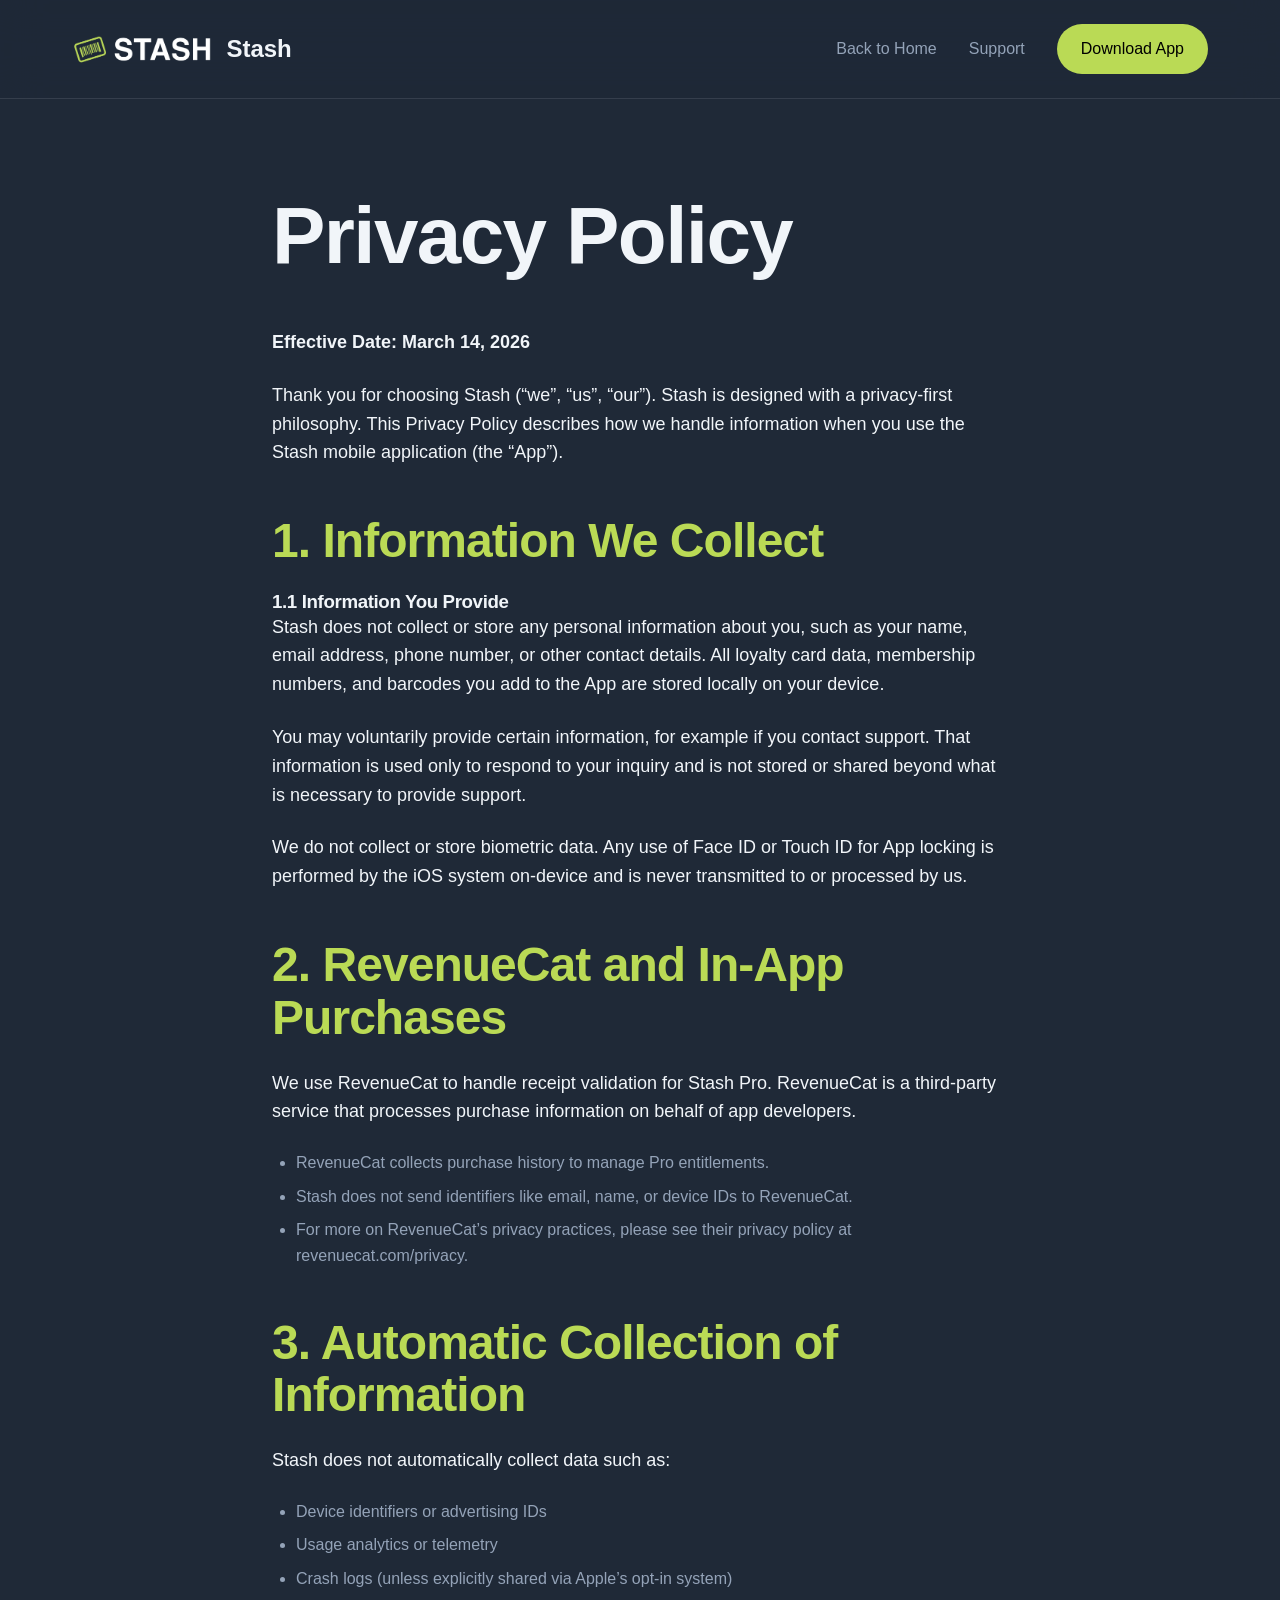
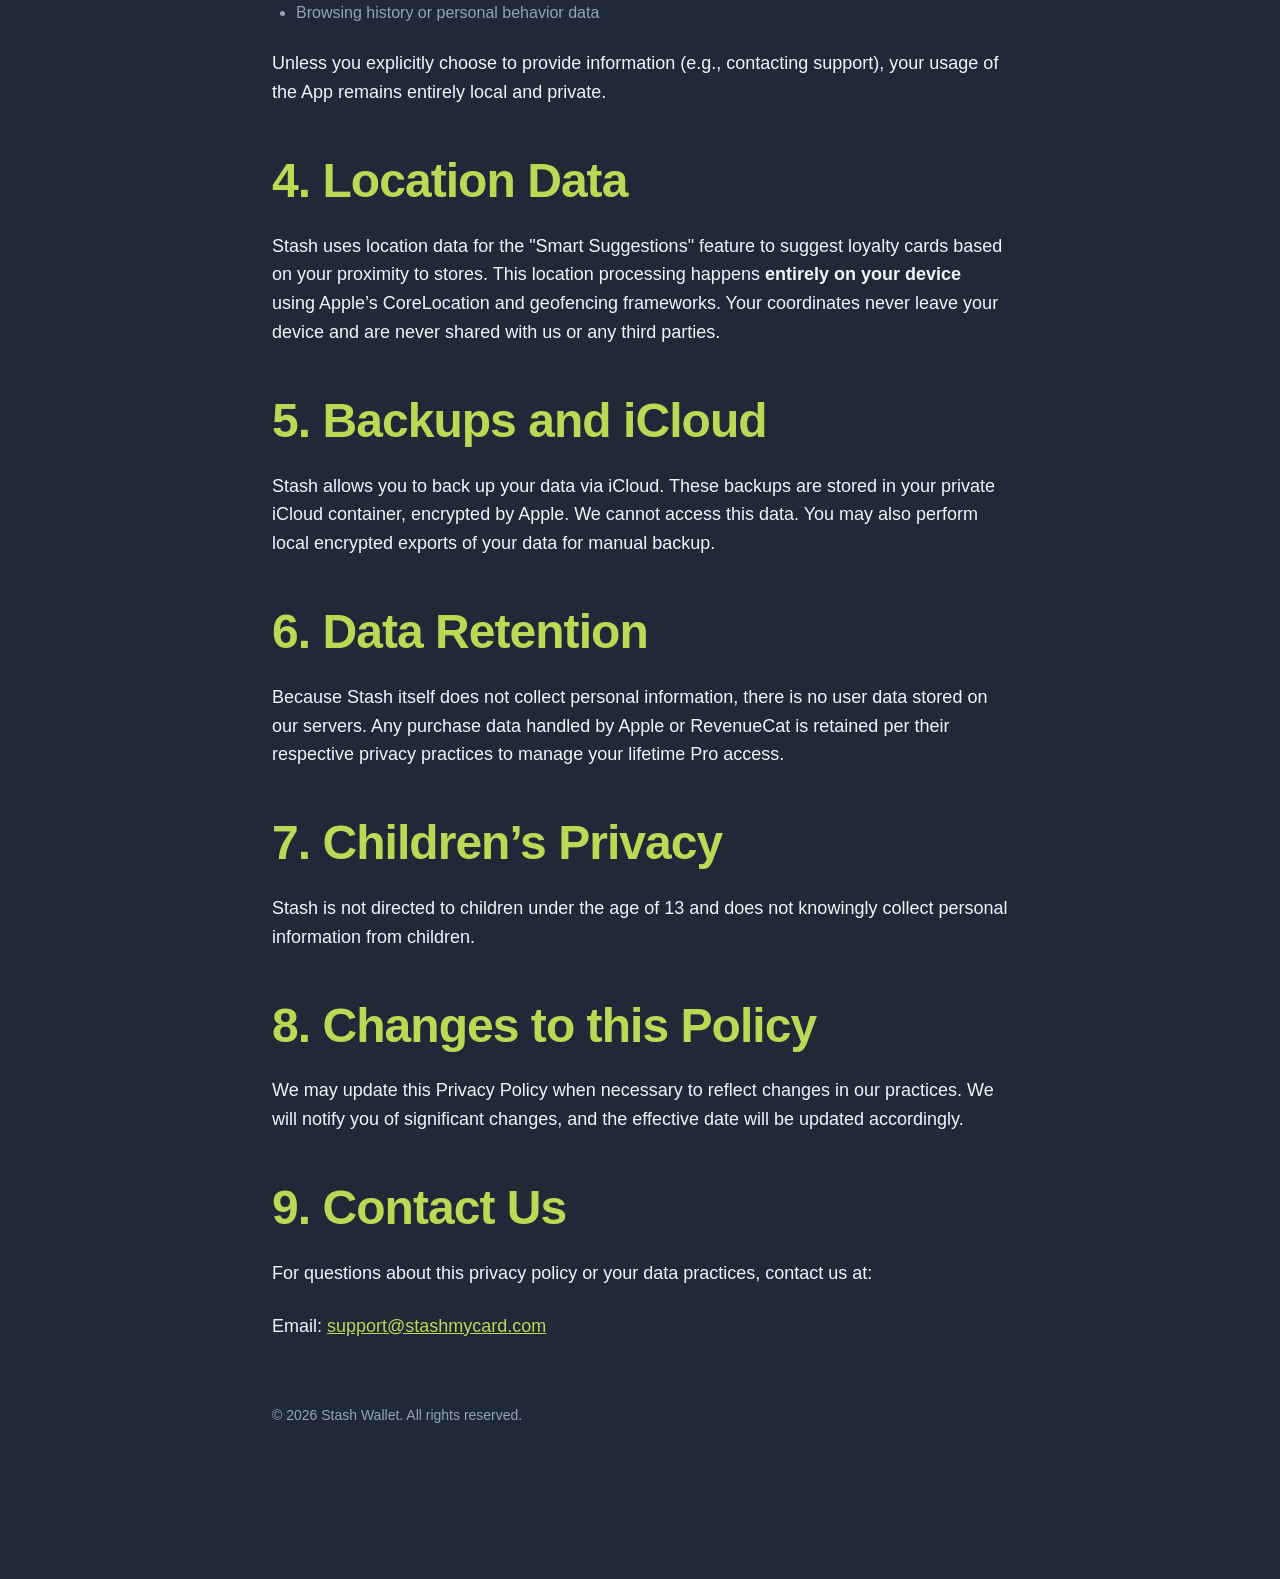
<file: privacy.html>
<!DOCTYPE html>
<html lang="en">

<head>
    <meta charset="UTF-8">
    <meta name="viewport" content="width=device-width, initial-scale=1.0">
    <title>Privacy Policy — Stash</title>
    <link rel="stylesheet" href="index.css">
    <style>
        .policy-content {
            max-width: 800px;
            margin: 0 auto;
            padding: 12rem 2rem 8rem;
        }

        .policy-content h1 {
            margin-bottom: 3rem;
            text-align: left;
        }

        .policy-content h2 {
            margin-top: 3rem;
            margin-bottom: 1.5rem;
            color: var(--primary);
        }

        .policy-content p {
            margin-bottom: 1.5rem;
            color: var(--text);
        }

        .policy-content ul {
            margin-bottom: 1.5rem;
            padding-left: 1.5rem;
            color: var(--text-muted);
        }

        .policy-content li {
            margin-bottom: 0.5rem;
        }
    </style>
</head>

<body>

    <nav>
        <div class="container nav-content">
            <a href="index.html" class="logo-link">
                <img src="Images/Stash Logo - White Color.png" alt="Stash Logo" class="logo-img">
                <span class="logo-text">Stash</span>
            </a>
            <div class="nav-links">
                <a href="index.html">Back to Home</a>
                <a href="support.html">Support</a>
                <a href="#" class="btn-primary">Download App</a>
            </div>
        </div>
    </nav>

    <main class="policy-content container">
        <h1>Privacy Policy</h1>
        <p><strong>Effective Date: March 14, 2026</strong></p>
        <p>Thank you for choosing Stash (“we”, “us”, “our”). Stash is designed with a privacy-first philosophy. This
            Privacy Policy describes how we handle information when you use the Stash mobile application (the “App”).
        </p>

        <h2>1. Information We Collect</h2>
        <h3>1.1 Information You Provide</h3>
        <p>Stash does not collect or store any personal information about you, such as your name, email address, phone
            number, or other contact details. All loyalty card data, membership numbers, and barcodes you add to the App
            are stored locally on your device.</p>
        <p>You may voluntarily provide certain information, for example if you contact support. That information is used
            only to respond to your inquiry and is not stored or shared beyond what is necessary to provide support.</p>
        <p>We do not collect or store biometric data. Any use of Face ID or Touch ID for App locking is performed by the
            iOS system on-device and is never transmitted to or processed by us.</p>

        <h2>2. RevenueCat and In-App Purchases</h2>
        <p>We use RevenueCat to handle receipt validation for Stash Pro. RevenueCat is a third-party service that
            processes purchase information on behalf of app developers.</p>
        <ul>
            <li>RevenueCat collects purchase history to manage Pro entitlements.</li>
            <li>Stash does not send identifiers like email, name, or device IDs to RevenueCat.</li>
            <li>For more on RevenueCat’s privacy practices, please see their privacy policy at revenuecat.com/privacy.
            </li>
        </ul>

        <h2>3. Automatic Collection of Information</h2>
        <p>Stash does not automatically collect data such as:</p>
        <ul>
            <li>Device identifiers or advertising IDs</li>
            <li>Usage analytics or telemetry</li>
            <li>Crash logs (unless explicitly shared via Apple’s opt-in system)</li>
            <li>Browsing history or personal behavior data</li>
        </ul>
        <p>Unless you explicitly choose to provide information (e.g., contacting support), your usage of the App remains
            entirely local and private.</p>

        <h2>4. Location Data</h2>
        <p>Stash uses location data for the "Smart Suggestions" feature to suggest loyalty cards based on your proximity
            to stores. This location processing happens <strong>entirely on your device</strong> using Apple’s
            CoreLocation and geofencing frameworks. Your coordinates never leave your device and are never shared with
            us or any third parties.</p>

        <h2>5. Backups and iCloud</h2>
        <p>Stash allows you to back up your data via iCloud. These backups are stored in your private iCloud container,
            encrypted by Apple. We cannot access this data. You may also perform local encrypted exports of your data
            for manual backup.</p>

        <h2>6. Data Retention</h2>
        <p>Because Stash itself does not collect personal information, there is no user data stored on our servers. Any
            purchase data handled by Apple or RevenueCat is retained per their respective privacy practices to manage
            your lifetime Pro access.</p>

        <h2>7. Children’s Privacy</h2>
        <p>Stash is not directed to children under the age of 13 and does not knowingly collect personal information
            from children.</p>

        <h2>8. Changes to this Policy</h2>
        <p>We may update this Privacy Policy when necessary to reflect changes in our practices. We will notify you of
            significant changes, and the effective date will be updated accordingly.</p>

        <h2>9. Contact Us</h2>
        <p>For questions about this privacy policy or your data practices, contact us at:</p>
        <p>Email: <a href="mailto:support@stashmycard.com" style="color: var(--primary);">support@stashmycard.com</a>
        </p>

        <p style="margin-top: 4rem; font-size: 0.875rem; color: var(--text-muted);">© 2026 Stash Wallet. All rights
            reserved.</p>
    </main>

</body>

</html>
</file>
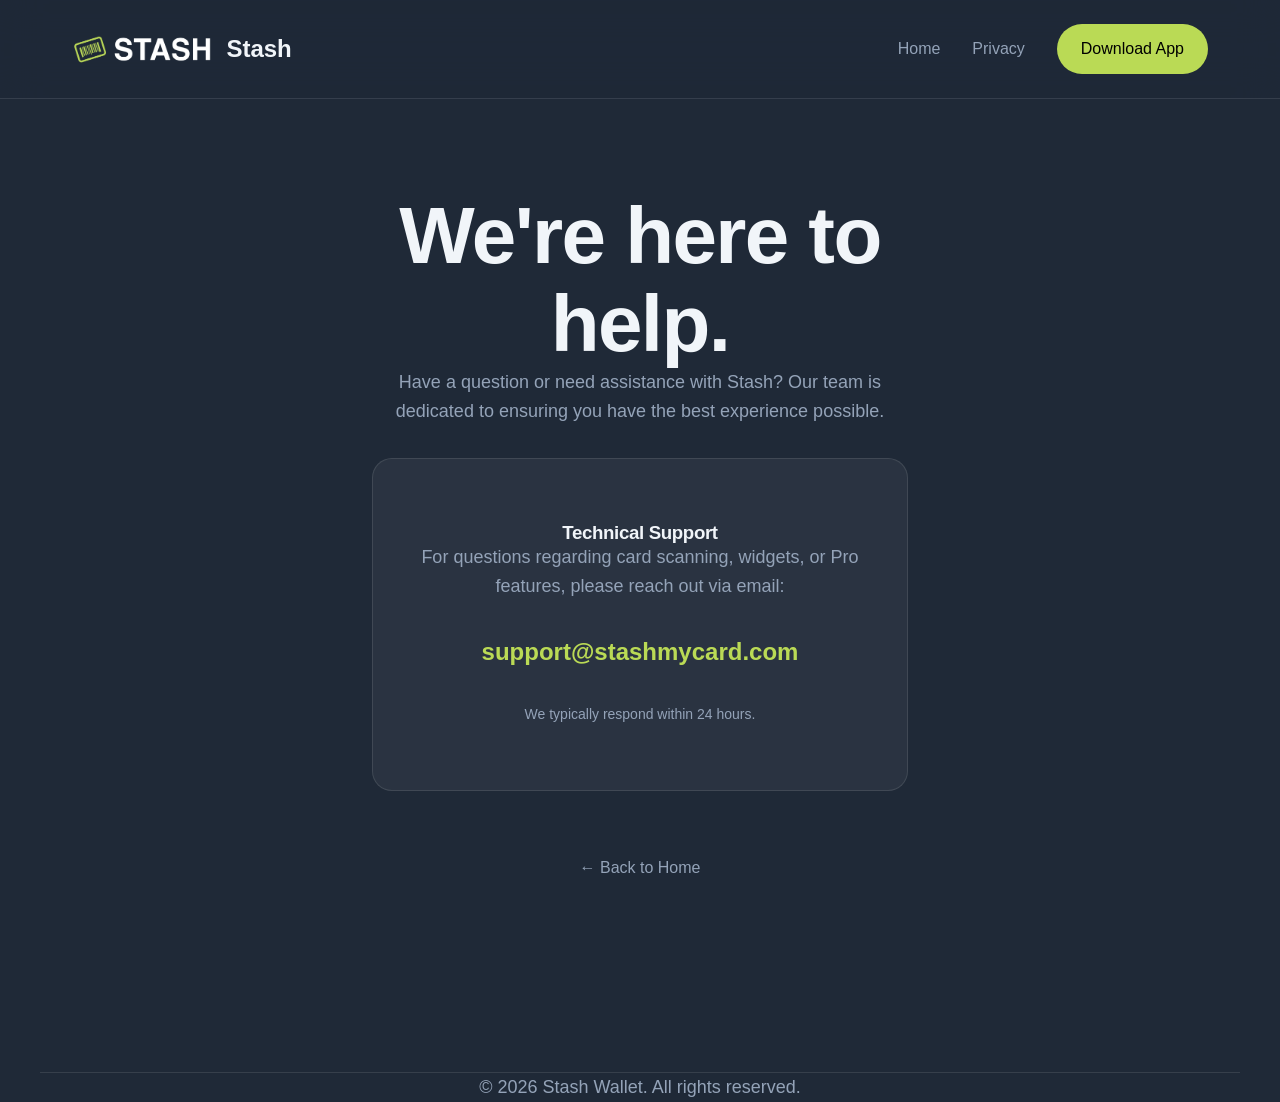
<file: support.html>
<!DOCTYPE html>
<html lang="en">

<head>
    <meta charset="UTF-8">
    <meta name="viewport" content="width=device-width, initial-scale=1.0">
    <title>Support — Stash</title>
    <link rel="stylesheet" href="index.css">
    <style>
        .support-container {
            text-align: center;
            padding: 12rem 2rem;
            max-width: 600px;
            margin: 0 auto;
        }

        .support-card {
            background: var(--glass);
            border: 1px solid var(--glass-border);
            padding: 4rem 2rem;
            border-radius: var(--radius);
            margin-top: 2rem;
        }

        .email-link {
            font-size: 1.5rem;
            color: var(--primary);
            text-decoration: none;
            font-weight: 700;
            display: block;
            margin: 2rem 0;
            transition: var(--transition);
        }

        .email-link:hover {
            color: var(--primary-hover);
            transform: scale(1.05);
        }
    </style>
</head>

<body>

    <nav>
        <div class="container nav-content">
            <a href="index.html" class="logo-link">
                <img src="Images/Stash Logo - White Color.png" alt="Stash Logo" class="logo-img">
                <span class="logo-text">Stash</span>
            </a>
            <div class="nav-links">
                <a href="index.html">Home</a>
                <a href="privacy.html">Privacy</a>
                <a href="#" class="btn-primary">Download App</a>
            </div>
        </div>
    </nav>

    <main class="container">
        <div class="support-container">
            <h1>We're here to help.</h1>
            <p>Have a question or need assistance with Stash? Our team is dedicated to ensuring you have the best
                experience possible.</p>

            <div class="support-card">
                <h3>Technical Support</h3>
                <p>For questions regarding card scanning, widgets, or Pro features, please reach out via email:</p>
                <a href="mailto:support@stashmycard.com" class="email-link">support@stashmycard.com</a>
                <p style="font-size: 0.875rem;">We typically respond within 24 hours.</p>
            </div>

            <div style="margin-top: 4rem;">
                <a href="index.html" style="color: var(--text-muted); text-decoration: none;">← Back to Home</a>
            </div>
        </div>
    </main>

    <footer class="container">
        <div class="footer-content" style="justify-content: center;">
            <p>© 2026 Stash Wallet. All rights reserved.</p>
        </div>
    </footer>

</body>

</html>
</file>
<file: index.css>
:root {
    --primary: #BADA55;
    --primary-hover: #c6e66b;
    --bg: #1F2937;
    --text: #F1F5F9;
    --text-muted: #94a3b8;
    --platinum: #F1F5F9;
    --jet-black: #1F2937;
    --glass: rgba(255, 255, 255, 0.05);
    --glass-border: rgba(255, 255, 255, 0.1);
    --glass-heavy: rgba(31, 41, 55, 0.8);
    --max-width: 1200px;
    --radius: 20px;
    --transition: all 0.3s cubic-bezier(0.4, 0, 0.2, 1);
}

* {
    margin: 0;
    padding: 0;
    box-sizing: border-box;
}

body {
    font-family: -apple-system, BlinkMacSystemFont, "SF Pro Display", "SF Pro Text", "Helvetica Neue", Arial, sans-serif;
    background-color: var(--bg);
    color: var(--text);
    line-height: 1.6;
    overflow-x: hidden;
    -webkit-font-smoothing: antialiased;
}

/* Typography */
h1,
h2,
h3,
h4 {
    font-weight: 700;
    letter-spacing: -0.02em;
    line-height: 1.1;
}

h1 {
    font-size: clamp(3rem, 8vw, 5rem);
}

h2 {
    font-size: clamp(2rem, 5vw, 3rem);
    font-weight: 600;
    margin-bottom: 1.5rem;
}

p {
    font-size: 1.125rem;
    color: var(--text-muted);
}

/* Layout */
.container {
    max-width: var(--max-width);
    margin: 0 auto;
    padding: 0 2rem;
}

section {
    padding: 4rem 0;
}

/* Header/Nav */
nav {
    position: fixed;
    top: 0;
    left: 0;
    right: 0;
    z-index: 1000;
    padding: 1.5rem 0;
    background: var(--glass-heavy);
    backdrop-filter: blur(20px);
    -webkit-backdrop-filter: blur(20px);
    border-bottom: 1px solid var(--glass-border);
}

.nav-content {
    display: flex;
    justify-content: space-between;
    align-items: center;
}

.logo-link {
    display: flex;
    align-items: center;
    text-decoration: none;
    gap: 0.75rem;
}

.logo-img {
    height: 32px;
    width: auto;
}

.logo-text {
    font-size: 1.5rem;
    font-weight: 700;
    color: var(--text);
}

.nav-links {
    display: flex;
    gap: 2rem;
    align-items: center;
}

.nav-links a {
    text-decoration: none;
    color: var(--text-muted);
    font-weight: 500;
    transition: var(--transition);
}

.nav-links a:hover {
    color: var(--primary);
}

.btn-primary {
    background-color: var(--primary);
    color: #000000 !important;
    padding: 0.75rem 1.5rem;
    border-radius: 100px;
    font-weight: 600;
    text-decoration: none;
    transition: var(--transition);
    display: inline-block;
}

.btn-primary:hover {
    background-color: var(--primary-hover);
    color: #000000 !important;
    transform: translateY(-2px);
    box-shadow: 0 10px 20px rgba(186, 218, 85, 0.2);
}

/* Hero Section */
.hero {
    padding-top: 12rem;
    text-align: center;
    position: relative;
}

.hero::before {
    content: '';
    position: absolute;
    top: 10%;
    left: 50%;
    transform: translateX(-50%);
    width: 60vw;
    height: 60vw;
    background: radial-gradient(circle, rgba(186, 218, 85, 0.1) 0%, rgba(186, 218, 85, 0) 70%);
    filter: blur(60px);
    z-index: -1;
}

.hero h1 {
    margin-bottom: 1.5rem;
    background: linear-gradient(180deg, #FFFFFF 0%, #94a3b8 100%);
    -webkit-background-clip: text;
    background-clip: text;
    -webkit-text-fill-color: transparent;
}

.hero p {
    max-width: 600px;
    margin: 0 auto 3rem;
    font-size: 1.25rem;
}

.hero-image-container {
    margin-top: 4rem;
    margin-bottom: 2rem;
}

.hero-image {
    max-width: 600px;
    width: 100%;
    transition: var(--transition);
}

.hero-image:hover {
    transform: scale(1.02);
}

/* Features */
.features-grid {
    display: grid;
    grid-template-columns: repeat(auto-fit, minmax(300px, 1fr));
    gap: 2rem;
    margin-top: 2rem;
}

.feature-card {
    background: var(--glass);
    border: 1px solid var(--glass-border);
    border-radius: var(--radius);
    transition: var(--transition);
    text-align: left;
    overflow: hidden;
    display: flex;
    flex-direction: column;
}

.feature-card:hover {
    background: rgba(255, 255, 255, 0.08);
    transform: translateY(-5px);
}

.feature-image-wrapper {
    width: 100%;
    height: 220px;
    background: rgba(0, 0, 0, 0.2);
    display: flex;
    align-items: center;
    justify-content: center;
    overflow: hidden;
    border-bottom: 1px solid var(--glass-border);
}

.feature-image-wrapper img {
    width: 100%;
    height: 100%;
    object-fit: cover;
    transition: var(--transition);
}

.feature-card:hover .feature-image-wrapper img {
    transform: scale(1.05);
}

.feature-content {
    padding: 2rem;
}

.feature-content h3 {
    margin-bottom: 0.75rem;
    font-size: 1.5rem;
}

/* Showcase Sections */
.showcase {
    display: flex;
    align-items: center;
    gap: 4rem;
    padding: 1.5rem 0;
}

.showcase.reverse {
    flex-direction: row-reverse;
}

.showcase-content {
    flex: 1;
}

.showcase-image {
    flex: 1;
}

.showcase-image img {
    width: 100%;
    max-width: 500px;
    display: block;
    margin: 0 auto;
}

/* Pricing/CTA */
.cta-section {
    background: var(--glass);
    border: 1px solid var(--glass-border);
    border-radius: 40px;
    padding: 5rem;
    text-align: center;
    margin: 4rem 0;
}

.cta-section h2 {
    font-size: 3rem;
}

.price {
    font-size: 4rem;
    color: var(--primary);
    font-weight: 800;
    margin: 1rem 0;
}

.price span {
    font-size: 1rem;
    color: var(--text-muted);
    font-weight: 400;
}

/* Comparison Table */
.comparison-table {
    width: 100%;
    max-width: 800px;
    margin: 4rem auto;
    border-collapse: collapse;
    text-align: left;
}

.comparison-table th,
.comparison-table td {
    padding: 1.5rem;
    border-bottom: 1px solid var(--glass-border);
}

.comparison-table th {
    color: var(--text);
    font-weight: 700;
    font-size: 1.25rem;
}

.comparison-table td {
    color: var(--text-muted);
}

.comparison-table .feature-name {
    color: var(--text);
    font-weight: 600;
}

.comparison-table .pro-value {
    color: var(--primary);
    font-weight: 700;
}

.pro-extra-benefits {
    list-style: none;
    max-width: 600px;
    margin: 2rem auto 3rem;
    text-align: left;
    display: inline-block;
}

.pro-extra-benefits li {
    margin-bottom: 1rem;
    padding-left: 2rem;
    position: relative;
    color: var(--text);
}

.pro-extra-benefits li::before {
    content: '✓';
    position: absolute;
    left: 0;
    color: var(--primary);
    font-weight: bold;
}

/* Footer */
footer {
    padding: 4rem 0;
    border-top: 1px solid var(--glass-border);
    color: var(--text-muted);
}

.footer-content {
    display: flex;
    justify-content: space-between;
    align-items: center;
}

.footer-links {
    display: flex;
    gap: 2rem;
}

.footer-links a {
    color: var(--text-muted);
    text-decoration: none;
    font-size: 0.875rem;
    transition: var(--transition);
}

.footer-links a:hover {
    color: var(--primary);
}

/* Responsive */
@media (max-width: 768px) {
    .showcase {
        flex-direction: column !important;
        text-align: center;
        gap: 2rem;
    }

    .nav-links {
        display: none;
    }

    section {
        padding: 4rem 0;
    }

    .cta-section {
        padding: 3rem 1.5rem;
    }
}

/* Animations */
@keyframes fadeInUp {
    from {
        opacity: 0;
        transform: translateY(20px);
    }

    to {
        opacity: 1;
        transform: translateY(0);
    }
}

.animate {
    animation: fadeInUp 0.8s ease forwards;
}
</file>
